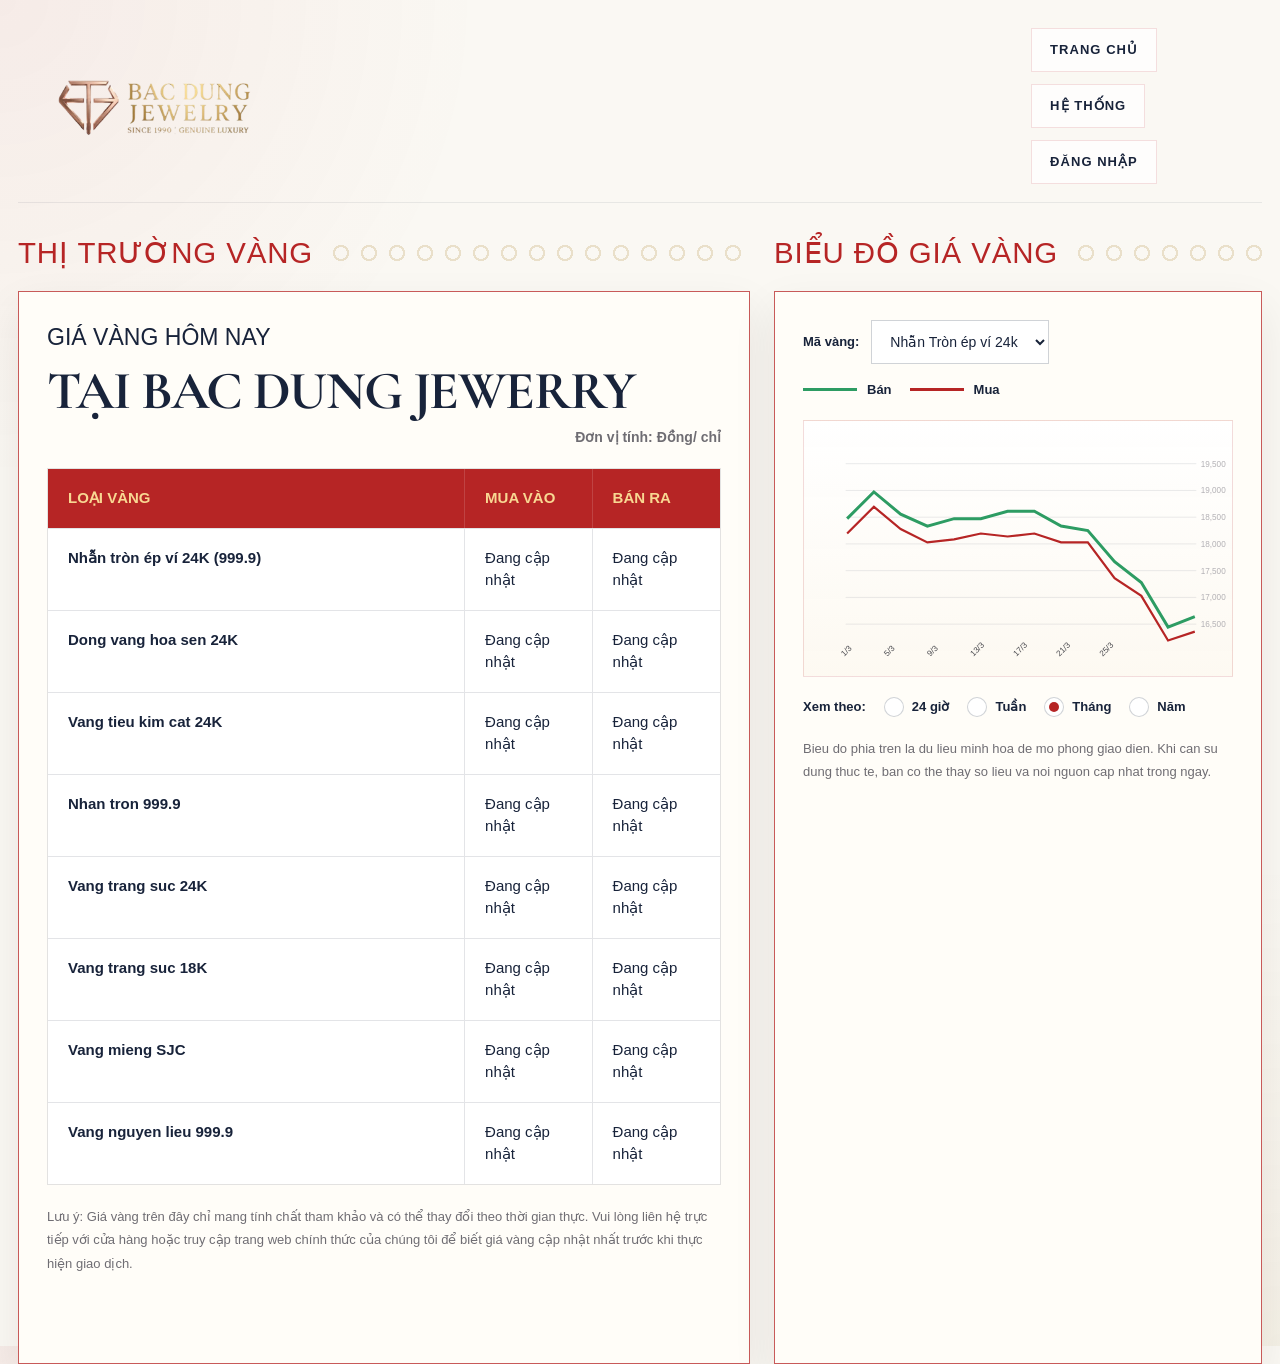
<file: html/gold-price.html>
<!DOCTYPE html>
<html lang="vi">

<head>
    <meta charset="UTF-8">
    <meta name="viewport" content="width=device-width, initial-scale=1.0">
    <title>BAC DUNG JEWERRY | Giá vàng</title>
    <link rel="preconnect" href="https://fonts.googleapis.com">
    <link rel="preconnect" href="https://fonts.gstatic.com" crossorigin>
    <link
        href="https://fonts.googleapis.com/css2?family=Cormorant+Garamond:wght@600;700&family=Manrope:wght@400;500;600;700;800&display=swap"
        rel="stylesheet">
    <link rel="stylesheet" href="../css/base.css">
    <link rel="stylesheet" href="../css/gold-price.css">
</head>

<body class="gold-market-page">
    <div class="gold-market-shell">
        <header class="gold-market-header">
            <a href="home.html" class="gold-market-brand">
                <img src="../images/logo.png" alt="BACDUNG JEWERRY">
            </a>

            <nav class="gold-market-nav" aria-label="Dieu huong trang gia vang">
                <a href="home.html">Trang chủ</a>
                <a href="index.html">Hệ thống</a>
                <a href="login.html">Đăng nhập</a>
            </nav>
        </header>

        <main class="gold-market-grid">
            <section class="gold-market-panel">
                <div class="gold-market-section-title">
                    <span>Thị trường vàng</span>
                    <div class="gold-market-ornament" aria-hidden="true"></div>
                </div>

                <div class="gold-market-box">
                    <div class="gold-market-box-header">
                        <p>Giá vàng hôm nay</p>
                        <h1>Tại BAC DUNG JEWERRY</h1>
                        <span class="gold-market-unit">Đơn vị tính: Đồng/ chỉ</span>
                    </div>

                    <div class="gold-market-table" role="table" aria-label="Bảng giá vàng tham khảo">
                        <div class="gold-market-table-head" role="row">
                            <span role="columnheader">Loại vàng</span>
                            <span role="columnheader">Mua vào</span>
                            <span role="columnheader">Bán ra</span>
                        </div>

                        <div class="gold-market-table-row" role="row">
                            <span role="cell">Nhẫn tròn ép ví 24K (999.9)</span>
                            <span role="cell">Đang cập nhật</span>
                            <span role="cell">Đang cập nhật</span>
                        </div>

                        <div class="gold-market-table-row" role="row">
                            <span role="cell">Dong vang hoa sen 24K</span>
                            <span role="cell">Đang cập nhật</span>
                            <span role="cell">Đang cập nhật</span>
                        </div>

                        <div class="gold-market-table-row" role="row">
                            <span role="cell">Vang tieu kim cat 24K</span>
                            <span role="cell">Đang cập nhật</span>
                            <span role="cell">Đang cập nhật</span>
                        </div>

                        <div class="gold-market-table-row" role="row">
                            <span role="cell">Nhan tron 999.9</span>
                            <span role="cell">Đang cập nhật</span>
                            <span role="cell">Đang cập nhật</span>
                        </div>

                        <div class="gold-market-table-row" role="row">
                            <span role="cell">Vang trang suc 24K</span>
                            <span role="cell">Đang cập nhật</span>
                            <span role="cell">Đang cập nhật</span>
                        </div>

                        <div class="gold-market-table-row" role="row">
                            <span role="cell">Vang trang suc 18K</span>
                            <span role="cell">Đang cập nhật</span>
                            <span role="cell">Đang cập nhật</span>
                        </div>

                        <div class="gold-market-table-row" role="row">
                            <span role="cell">Vang mieng SJC</span>
                            <span role="cell">Đang cập nhật</span>
                            <span role="cell">Đang cập nhật</span>
                        </div>

                        <div class="gold-market-table-row" role="row">
                            <span role="cell">Vang nguyen lieu 999.9</span>
                            <span role="cell">Đang cập nhật</span>
                            <span role="cell">Đang cập nhật</span>
                        </div>
                    </div>

                    <p class="gold-market-disclaimer">
                        Lưu ý: Giá vàng trên đây chỉ mang tính chất tham khảo và có thể thay đổi theo thời gian thực. Vui lòng liên hệ trực tiếp với cửa hàng hoặc truy cập trang web chính thức của chúng tôi để biết giá vàng cập nhật nhất trước khi thực hiện giao dịch.
                    </p>
                </div>
            </section>

            <section class="gold-market-panel">
                <div class="gold-market-section-title">
                    <span>Biểu đồ giá vàng</span>
                    <div class="gold-market-ornament" aria-hidden="true"></div>
                </div>

                <div class="gold-market-box">
                    <div class="gold-market-filter">
                        <div class="gold-market-filter-group">
                            <label for="goldTypeSelect">Mã vàng:</label>
                            <select id="goldTypeSelect" aria-label="Chon ma vang">
                                <option>Nhẫn Tròn ép ví 24k</option>
                                <option>Vàng 24K</option>
                                <option>Vàng 18K</option>
                                <option>Vàng cưới</option>
                            </select>
                        </div>

                        <div class="gold-market-legend" aria-label="Chu giai bieu do">
                            <span class="gold-market-legend-item">
                                <span class="gold-market-legend-line is-buy" aria-hidden="true"></span>
                                <span>Bán </span>
                            </span>
                            <span class="gold-market-legend-item">
                                <span class="gold-market-legend-line" aria-hidden="true"></span>
                                <span>Mua</span>
                            </span>
                        </div>
                    </div>

                    <div class="gold-market-chart-frame" aria-label="Bieu do gia vang minh hoa">
                        <svg viewBox="0 0 560 330" role="img" aria-label="Duong gia mua va ban minh hoa">
                            <rect x="0" y="0" width="560" height="330" fill="transparent"></rect>
                            <g stroke="rgba(24, 35, 58, 0.12)" stroke-width="1">
                                <line x1="48" y1="44" x2="520" y2="44"></line>
                                <line x1="48" y1="80" x2="520" y2="80"></line>
                                <line x1="48" y1="116" x2="520" y2="116"></line>
                                <line x1="48" y1="152" x2="520" y2="152"></line>
                                <line x1="48" y1="188" x2="520" y2="188"></line>
                                <line x1="48" y1="224" x2="520" y2="224"></line>
                                <line x1="48" y1="260" x2="520" y2="260"></line>
                            </g>

                            <polyline fill="none" stroke="#2d9c63" stroke-width="4"
                                points="50,118 86,82 122,112 158,128 194,118 230,118 266,108 302,108 338,128 374,134 410,176 446,204 482,264 518,250"></polyline>
                            <polyline fill="none" stroke="#b62525" stroke-width="3"
                                points="50,138 86,102 122,132 158,150 194,146 230,138 266,142 302,138 338,150 374,150 410,198 446,222 482,282 518,270"></polyline>

                            <g fill="#b3b1b5" font-size="11" font-family="Manrope, sans-serif">
                                <text x="526" y="48">19,500,000</text>
                                <text x="526" y="84">19,000,000</text>
                                <text x="526" y="120">18,500,000</text>
                                <text x="526" y="156">18,000,000</text>
                                <text x="526" y="192">17,500,000</text>
                                <text x="526" y="228">17,000,000</text>
                                <text x="526" y="264">16,500,000</text>
                            </g>

                            <g fill="#4a4a4f" font-size="11" font-family="Manrope, sans-serif">
                                <text transform="translate(46 304) rotate(-45)">1/3</text>
                                <text transform="translate(104 304) rotate(-45)">5/3</text>
                                <text transform="translate(162 304) rotate(-45)">9/3</text>
                                <text transform="translate(220 304) rotate(-45)">13/3</text>
                                <text transform="translate(278 304) rotate(-45)">17/3</text>
                                <text transform="translate(336 304) rotate(-45)">21/3</text>
                                <text transform="translate(394 304) rotate(-45)">25/3</text>
                            </g>
                        </svg>
                    </div>

                    <div class="gold-market-periods" aria-label="Che do xem bieu do">
                        <span>Xem theo:</span>
                        <span class="gold-market-period">
                            <span class="gold-market-period-dot" aria-hidden="true"></span>
                            <span>24 giờ</span>
                        </span>
                        <span class="gold-market-period">
                            <span class="gold-market-period-dot" aria-hidden="true"></span>
                            <span>Tuần</span>
                        </span>
                        <span class="gold-market-period is-active">
                            <span class="gold-market-period-dot" aria-hidden="true"></span>
                            <span>Tháng</span>
                        </span>
                        <span class="gold-market-period">
                            <span class="gold-market-period-dot" aria-hidden="true"></span>
                            <span>Năm</span>
                        </span>
                    </div>

                    <p class="gold-market-side-note">
                        Bieu do phia tren la du lieu minh hoa de mo phong giao dien. Khi can su dung thuc te, ban co the thay so lieu va noi nguon cap nhat trong ngay.
                    </p>
                </div>
            </section>
        </main>
    </div>
</body>

</html>
</file>
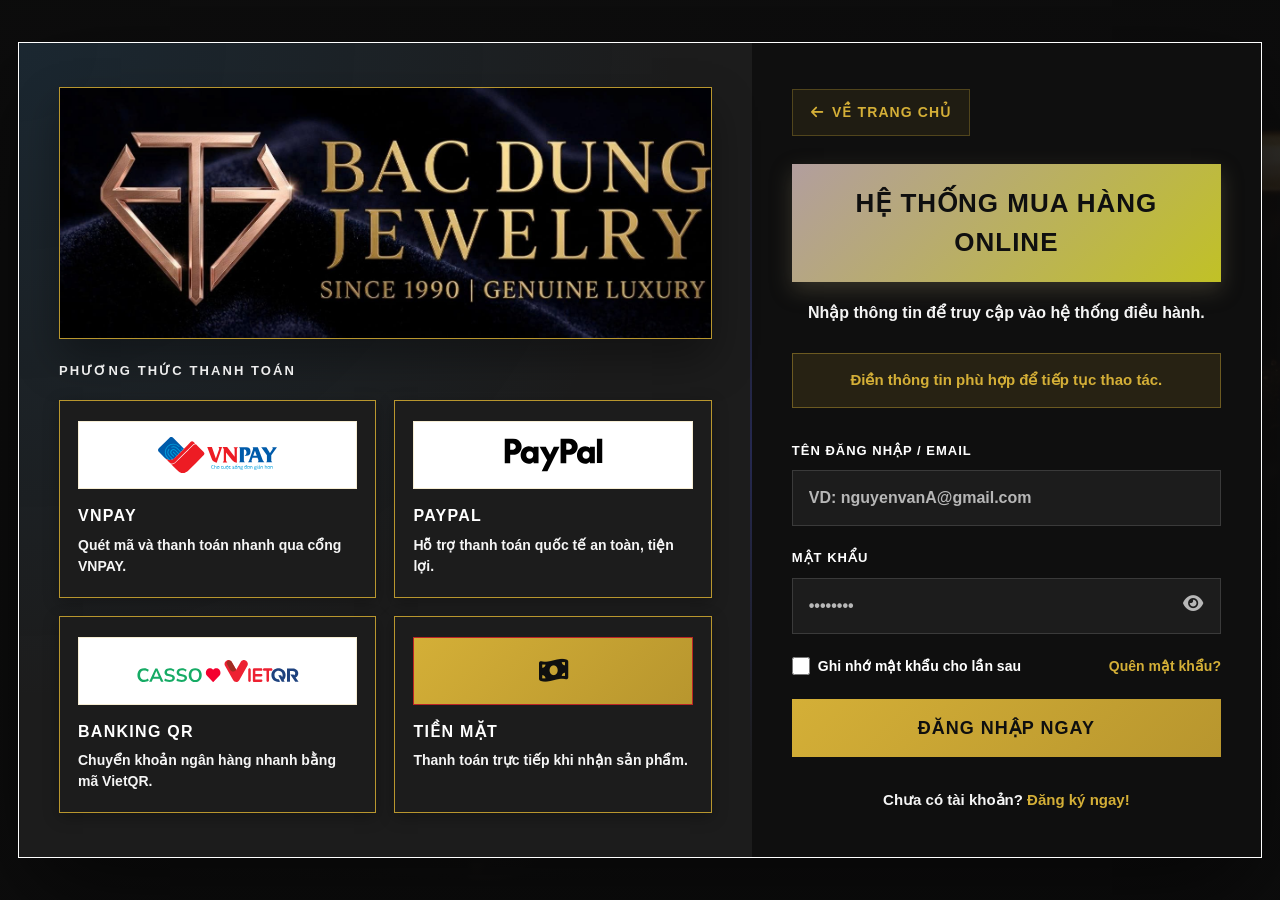
<file: html/login.html>
<!DOCTYPE html>
<html lang="vi">
<head>
    <meta charset="UTF-8">
    <meta name="viewport" content="width=device-width, initial-scale=1.0">
    <title>BACDUNG-JEWERRY</title>
    <link href="https://fonts.googleapis.com/css2?family=Inter:wght@400;600;700;800;900&display=swap" rel="stylesheet">
    <link rel="stylesheet" href="https://cdnjs.cloudflare.com/ajax/libs/font-awesome/6.4.0/css/all.min.css">
    <link rel="stylesheet" href="../css/base.css">
    <link rel="stylesheet" href="../css/login.css">
</head>
<body class="login-brand-background">
    <!-- Auth shell: promo panel (left) + login/register/forgot forms (right). -->
    <main class="login-layout-wrapper">
        <div class="login-grid fade-in-tactical">
            
            <aside class="login-promo-left">
                
                <img src="../images/logo2.png" class="video-hero" alt="Store Banner" onerror="this.onerror=null;this.src='../banner-home.svg';">

                <section class="payment-methods-box" aria-labelledby="paymentMethodsTitle">
                    <div class="payment-methods-header">
                        <p class="payment-methods-label">PHƯƠNG THỨC THANH TOÁN</p>
                    </div>

                    <div class="payment-methods-grid">
                        <article class="payment-method-card">
                            <div class="payment-method-logo">
                                <img src="../images/payment/vnpay.svg" alt="VNPAY" loading="lazy">
                            </div>
                            <div class="payment-method-copy">
                                <strong>VNPAY</strong>
                                <span>Quét mã và thanh toán nhanh qua cổng VNPAY.</span>
                            </div>
                        </article>

                        <article class="payment-method-card">
                            <div class="payment-method-logo">
                                <img src="../images/payment/paypal.svg" alt="PayPal" loading="lazy">
                            </div>
                            <div class="payment-method-copy">
                                <strong>PAYPAL</strong>
                                <span>Hỗ trợ thanh toán quốc tế an toàn, tiện lợi.</span>
                            </div>
                        </article>

                        <article class="payment-method-card">
                            <div class="payment-method-logo">
                                <img src="../images/payment/vietqr.svg" alt="VietQR Banking QR" loading="lazy">
                            </div>
                            <div class="payment-method-copy">
                                <strong>BANKING QR</strong>
                                <span>Chuyển khoản ngân hàng nhanh bằng mã VietQR.</span>
                            </div>
                        </article>

                        <article class="payment-method-card">
                            <div class="payment-method-logo payment-method-logo-cash">
                                <i class="fa-solid fa-money-bill-wave" aria-hidden="true"></i>
                            </div>
                            <div class="payment-method-copy">
                                <strong>TIỀN MẶT</strong>
                                <span>Thanh toán trực tiếp khi nhận sản phẩm.</span>
                            </div>
                        </article>
                    </div>
                </section>
            </aside>

            <section class="login-form-side">
                <div class="login-form-box">
                    <a href="home.html" class="login-back-home"><i class="fa-solid fa-arrow-left"></i> Về trang chủ</a>
                    
                    <div class="styled-title-block">
                        <h1 class="title">HỆ THỐNG MUA HÀNG ONLINE</h1>
                    </div>
                    <p class="login-desc-text">Nhập thông tin để truy cập vào hệ thống điều hành.</p>
                    
                    <div class="auth-feedback info" id="authFeedback">Điền thông tin phù hợp để tiếp tục thao tác.</div>

                    <div id="login-form" class="auth-form-container">
                        <form class="login-form" onsubmit="return login(event)">
                            <div class="form-group">
                                <label class="form-label" for="email">Tên đăng nhập / Email</label>
                                <input type="text" class="form-input" id="email" placeholder="VD: nguyenvanA@gmail.com" required autocomplete="username">
                            </div>
                            
                            <div class="form-group">
                                <label class="form-label" for="password">Mật khẩu</label>
                                <input type="password" class="form-input" id="password" placeholder="••••••••" required autocomplete="current-password">
                                <button type="button" class="password-toggle-btn" onclick="togglePasswordVisibility('password', 'passwordToggleIcon1')"><i class="fa-solid fa-eye" id="passwordToggleIcon1"></i></button>
                            </div>

                            <div class="form-meta">
                                <label class="remember-checkbox">
                                    <input type="checkbox"> Ghi nhớ mật khẩu cho lần sau
                                </label>
                                <a onclick="toggleForm('forgot-form')" class="forgot-pass">Quên mật khẩu?</a>
                            </div>

                            <button type="submit" class="login-btn">ĐĂNG NHẬP NGAY</button>

                            <div class="login-footer">
                                <span>Chưa có tài khoản? <a onclick="toggleForm('register-form')">Đăng ký ngay!</a></span>
                            </div>
                        </form>
                    </div>

                    <div id="register-form" class="auth-form-container hide-menu">
                        <form class="login-form" onsubmit="return register(event)">
                            <div class="form-group">
                                <label class="form-label" for="reg-name">Tên hiển thị (Nickname)</label>
                                <input type="text" class="form-input" id="reg-name" placeholder="Ví dụ: bac123" required>
                            </div>
                            <div class="form-group">
                                <label class="form-label" for="reg-email">Email liên hệ</label>
                                <input type="email" class="form-input" id="reg-email" placeholder="Email của bạn..." required>
                            </div>
                            <div class="form-group">
                                <label class="form-label" for="reg-password">Mật khẩu</label>
                                <input type="password" class="form-input" id="reg-password" placeholder="••••••••" required>
                                <button type="button" class="password-toggle-btn" onclick="togglePasswordVisibility('reg-password', 'passwordToggleIcon2')"><i class="fa-solid fa-eye" id="passwordToggleIcon2"></i></button>
                            </div>

                            <button type="submit" class="login-btn">TẠO TÀI KHOẢN</button>
                            
                            <div class="login-footer">
                                <a onclick="toggleForm('login-form')"><i class="fa-solid fa-arrow-left"></i> Trở lại trạm đăng nhập</a>
                            </div>
                        </form>
                    </div>

                    <div id="forgot-form" class="auth-form-container hide-menu">
                        <form class="login-form" onsubmit="return handleForgotPass(event)">
                            <div class="form-group">
                                <label class="form-label" for="forgot-email">Email đã đăng ký</label>
                                <input type="email" class="form-input" id="forgot-email" placeholder="Nhập email của bạn..." required>
                            </div>

                            <div id="forgotResultBox" class="hide-menu" style="background: rgba(212, 175, 55, 0.12); border: 1px solid #B8962E; padding: 15px; border-radius: 0; text-align: center; margin-bottom: 15px;">
                                <p style="color: #D4AF37; font-weight: 800; margin-bottom: 5px;">Hệ thống đã định vị tài khoản!</p>
                                <p style="color: #FFFFFF; font-size: 14px; font-weight: 800;">Mật khẩu của bạn là: <strong id="recoveredPassword" style="color: #D4AF37; font-size: 18px;"></strong></p>
                            </div>

                            <button type="submit" class="login-btn">TÌM LẠI MẬT KHẨU</button>
                            
                            <div class="login-footer">
                                <a onclick="toggleForm('login-form')"><i class="fa-solid fa-arrow-left"></i> Trở lại trạm đăng nhập</a>
                            </div>
                        </form>
                    </div>

                </div>
            </section>
            
        </div>
    </main>

    <script src="../js/database.js"></script>
    <script src="../js/auth.js"></script>
    <script>
        try {
            const currentUser = JSON.parse(localStorage.getItem('currentUser'));
            if (currentUser) {
                window.location.replace('index.html');
            }
        } catch (error) {
            // Ignore malformed localStorage state and let user stay on login page.
        }

        function togglePasswordVisibility(inputId, iconId) {
            const input = document.getElementById(inputId);
            const icon = document.getElementById(iconId);
            if (input.type === 'password') {
                input.type = 'text';
                icon.classList.remove('fa-eye');
                icon.classList.add('fa-eye-slash');
            } else {
                input.type = 'password';
                icon.classList.remove('fa-eye-slash');
                icon.classList.add('fa-eye');
            }
        }
    </script>
</body>
</html>
</file>
<file: css/base.css>
/* Base layer: reset + root tokens + shared primitive defaults. */
* {
    margin: 0; padding: 0; box-sizing: border-box;
    font-family: 'Segoe UI', Tahoma, Geneva, Verdana, sans-serif;
    list-style: none; text-decoration: none;
}
:root {
    --primary: #D4AF37;
    --bg-main: #000000;
    --bg-card: #1C1C1C;
    --bg-panel: #1C1C1C;
    --text-dark: #FFFFFF;
    --text-light: #FFFFFF;
    --text-muted: #F5F5F5;
    --border: #B8962E;
    --glow: rgba(212, 175, 55, 0.45);
    --danger: rgb(239, 68, 68);
    --success: rgb(34, 197, 94);
}
html { scroll-behavior: smooth; }
body {
    background:
        radial-gradient(circle at top right, rgb(0, 0, 0), transparent 30%),
        linear-gradient(180deg, #000000, #000000);
    color: var(--text-light);
    display: flex;
    min-height: 100vh;
    overflow-x: hidden;
    line-height: 1.5;
}
.hide-menu { display: none !important; }
input[type=number]::-webkit-inner-spin-button, 
input[type=number]::-webkit-outer-spin-button { -webkit-appearance: none; margin: 0; }
</file>
<file: css/gold-price.css>
:root {
    --gold-page-bg: #faf8f3;
    --gold-surface: #fffdf8;
    --gold-red: #b62525;
    --gold-red-deep: #8f1c1c;
    --gold-ink: #18233a;
    --gold-muted: #6f6d73;
    --gold-line: rgba(182, 37, 37, 0.18);
    --gold-soft: #efe1bf;
    --gold-green: #2d9c63;
    --gold-shadow: 0 18px 42px rgba(35, 23, 9, 0.08);
}

.gold-market-page {
    min-height: 100vh;
    margin: 0;
    background:
        radial-gradient(circle at top left, rgba(182, 37, 37, 0.06), transparent 26%),
        radial-gradient(circle at bottom right, rgba(182, 148, 74, 0.08), transparent 26%),
        var(--gold-page-bg);
    color: var(--gold-ink);
    font-family: "Manrope", sans-serif;
}

.gold-market-page *,
.gold-market-page *::before,
.gold-market-page *::after {
    box-sizing: border-box;
}

.gold-market-shell {
    width: min(calc(100% - 36px), 1540px);
    margin: 0 auto;
    padding: 28px 0 42px;
}

.gold-market-header {
    display: flex;
    align-items: center;
    justify-content: space-between;
    gap: 18px;
    margin-bottom: 28px;
    padding-bottom: 18px;
    border-bottom: 1px solid rgba(24, 35, 58, 0.08);
}

.gold-market-brand {
    display: inline-flex;
    align-items: center;
}

.gold-market-brand img {
    width: min(100%, 260px);
    height: auto;
    display: block;
}

.gold-market-nav {
    display: flex;
    align-items: center;
    gap: 12px;
    flex-wrap: wrap;
}

.gold-market-nav a {
    display: inline-flex;
    align-items: center;
    justify-content: center;
    min-height: 44px;
    padding: 0 18px;
    border: 1px solid rgba(182, 37, 37, 0.14);
    background: rgba(255, 255, 255, 0.76);
    color: var(--gold-ink);
    font-size: 13px;
    font-weight: 800;
    letter-spacing: 0.08em;
    text-transform: uppercase;
    text-decoration: none;
}

.gold-market-grid {
    display: grid;
    grid-template-columns: minmax(0, 1.5fr) minmax(0, 1fr);
    gap: 24px;
}

.gold-market-panel {
    display: flex;
    flex-direction: column;
    gap: 16px;
}

.gold-market-section-title {
    display: flex;
    align-items: center;
    gap: 14px;
    color: var(--gold-red);
    font-size: clamp(22px, 2.3vw, 30px);
    font-weight: 500;
    letter-spacing: 0.03em;
    text-transform: uppercase;
}

.gold-market-ornament {
    flex: 1;
    height: 20px;
    opacity: 0.7;
    background:
        radial-gradient(circle at center, transparent 6px, rgba(182, 148, 74, 0.35) 6px, rgba(182, 148, 74, 0.35) 8px, transparent 8px) left center / 28px 20px repeat-x;
}

.gold-market-box {
    display: flex;
    flex-direction: column;
    gap: 20px;
    min-height: 100%;
    padding: 28px;
    border: 1px solid rgba(182, 37, 37, 0.75);
    background: var(--gold-surface);
    box-shadow: var(--gold-shadow);
}

.gold-market-box-header {
    display: flex;
    flex-direction: column;
    gap: 10px;
}

.gold-market-box-header p,
.gold-market-box-header span {
    margin: 0;
}

.gold-market-box-header p {
    font-size: clamp(18px, 1.8vw, 26px);
    font-weight: 500;
    text-transform: uppercase;
}

.gold-market-box-header h1 {
    margin: 0;
    font-size: clamp(42px, 4.2vw, 60px);
    line-height: 0.98;
    letter-spacing: -0.03em;
    text-transform: uppercase;
    font-family: "Cormorant Garamond", serif;
}

.gold-market-unit {
    align-self: flex-end;
    color: var(--gold-muted);
    font-size: 14px;
    font-weight: 700;
}

.gold-market-table {
    display: grid;
    border: 1px solid rgba(24, 35, 58, 0.12);
    overflow: hidden;
}

.gold-market-table-head,
.gold-market-table-row {
    display: grid;
    grid-template-columns: minmax(260px, 1.8fr) repeat(2, minmax(0, 0.55fr));
}

.gold-market-table-head span {
    padding: 18px 20px;
    background: var(--gold-red);
    border-right: 1px solid rgba(255, 255, 255, 0.14);
    color: #f8d792;
    font-size: 15px;
    font-weight: 800;
    text-transform: uppercase;
}

.gold-market-table-head span:last-child {
    border-right: none;
}

.gold-market-table-row span {
    padding: 18px 20px;
    border-top: 1px solid rgba(24, 35, 58, 0.12);
    border-right: 1px solid rgba(24, 35, 58, 0.12);
    background: rgba(255, 255, 255, 0.95);
    font-size: 15px;
    line-height: 1.5;
}

.gold-market-table-row span:first-child {
    font-weight: 800;
}

.gold-market-table-row span:last-child {
    border-right: none;
}

.gold-market-disclaimer {
    margin: 0;
    color: var(--gold-muted);
    font-size: 13px;
    line-height: 1.8;
}

.gold-market-filter {
    display: flex;
    align-items: center;
    justify-content: space-between;
    gap: 16px;
    flex-wrap: wrap;
}

.gold-market-filter-group {
    display: flex;
    align-items: center;
    gap: 12px;
    flex-wrap: wrap;
}

.gold-market-filter label,
.gold-market-legend span,
.gold-market-periods span {
    font-size: 13px;
    font-weight: 700;
    color: var(--gold-ink);
}

.gold-market-filter select {
    min-height: 44px;
    padding: 0 14px;
    border: 1px solid rgba(24, 35, 58, 0.2);
    background: #fff;
    color: var(--gold-ink);
    font-size: 14px;
}

.gold-market-legend {
    display: flex;
    align-items: center;
    gap: 18px;
    flex-wrap: wrap;
}

.gold-market-legend-item {
    display: inline-flex;
    align-items: center;
    gap: 10px;
}

.gold-market-legend-line {
    width: 54px;
    height: 3px;
    background: var(--gold-red);
}

.gold-market-legend-line.is-buy {
    background: var(--gold-green);
}

.gold-market-chart-frame {
    padding: 10px 6px 0;
    border: 1px solid rgba(182, 37, 37, 0.16);
    background: linear-gradient(180deg, rgba(255, 255, 255, 0.98), rgba(253, 249, 241, 0.96));
}

.gold-market-chart-frame svg {
    width: 100%;
    height: auto;
    display: block;
}

.gold-market-periods {
    display: flex;
    align-items: center;
    justify-content: flex-start;
    gap: 18px;
    flex-wrap: wrap;
}

.gold-market-period {
    display: inline-flex;
    align-items: center;
    gap: 8px;
    color: var(--gold-ink);
    font-size: 14px;
}

.gold-market-period-dot {
    width: 20px;
    height: 20px;
    border-radius: 999px;
    border: 1px solid rgba(24, 35, 58, 0.2);
    background: #fff;
    position: relative;
}

.gold-market-period.is-active .gold-market-period-dot::after {
    content: "";
    position: absolute;
    inset: 4px;
    border-radius: 999px;
    background: var(--gold-red);
}

.gold-market-side-note {
    margin: 0;
    color: var(--gold-muted);
    font-size: 13px;
    line-height: 1.8;
}

@media (max-width: 1100px) {
    .gold-market-grid {
        grid-template-columns: 1fr;
    }
}

@media (max-width: 760px) {
    .gold-market-shell {
        width: min(calc(100% - 20px), 1540px);
        padding-top: 18px;
    }

    .gold-market-header {
        flex-direction: column;
        align-items: flex-start;
    }

    .gold-market-box {
        padding: 20px 16px;
    }

    .gold-market-table-head,
    .gold-market-table-row {
        grid-template-columns: 1fr;
    }

    .gold-market-table-row span,
    .gold-market-table-head span {
        border-right: none;
    }

    .gold-market-box-header h1 {
        font-size: clamp(34px, 9vw, 44px);
    }

    .gold-market-filter {
        align-items: flex-start;
        flex-direction: column;
    }
}
</file>
<file: css/login.css>
/* Login page layer: auth shell, form cards, and auth page responsiveness. */
.login-brand-background {
    background:
        linear-gradient(180deg, rgba(15, 15, 15, 0.84), rgba(15, 15, 15, 0.9)),
        url("../images/854fdabf-8092-4470-86eb-fd9358da5809.png") center center / cover no-repeat fixed;
}

.login-layout-wrapper {
    width: 100%;
    min-height: 100vh;
    height: auto;
    display: flex;
    justify-content: center;
    align-items: center;
    padding: 18px;
    font-family: 'Inter', sans-serif;
}

.login-grid {
    display: grid;
    grid-template-columns: 59% 41%;
    width: min(1320px, 100%);
    max-width: 1320px;
    min-height: 760px;
    background: #141414;
    border-radius: 0;
    overflow: hidden;
    border: 1px solid #ffffff;
    box-shadow: 0 40px 100px rgba(0, 0, 0, 0.55);
}

.login-promo-left {
    padding: 44px 40px;
    display: flex;
    flex-direction: column;
    justify-content: center;
    gap: 22px;
    background: radial-gradient(circle at top left, rgba(21, 90, 143, 0.18), transparent 60%), #1C1C1C;
    position: relative;
}

.login-promo-left::after {
    content: '';
    position: absolute;
    top: 10%;
    right: 0;
    width: 2px;
    height: 80%;
    background: linear-gradient(to bottom, transparent, #303890, transparent);
    opacity: 0.45;
}

.video-hero {
    width: 100%;
    height: 252px;
    object-fit: cover;
    background: #F5F5F5;
    border-radius: 0;
    border: 1px solid #B8962E;
    box-shadow: 0 20px 40px rgba(0, 0, 0, 0.35);
}

.payment-methods-box {
    display: flex;
    flex-direction: column;
    gap: 20px;
}

.payment-methods-header {
    display: flex;
    flex-direction: column;
    gap: 8px;
}

.payment-methods-label {
    margin: 0;
    color: #ededed;
    font-size: 13px;
    font-weight: 900;
    letter-spacing: 0.16em;
    text-transform: uppercase;
}

.payment-methods-grid {
    display: grid;
    grid-template-columns: repeat(2, minmax(0, 1fr));
    gap: 18px;
    align-items: stretch;
}

.payment-method-card {
    min-height: 152px;
    padding: 20px 18px;
    border-radius: 0;
    background: #1C1C1C;
    border: 1px solid #B8962E;
    transition: all 0.25s;
    display: flex;
    flex-direction: column;
    gap: 16px;
    box-shadow: 0 4px 15px rgba(0, 0, 0, 0.28);
}

.payment-method-card:hover {
    transform: translateY(-4px);
    border-color: #D4AF37;
    box-shadow: 0 12px 30px rgba(212, 175, 55, 0.2);
}

.payment-method-logo {
    min-height: 68px;
    padding: 14px 16px;
    display: flex;
    justify-content: center;
    align-items: center;
    border-radius: 0;
    background: #FFFFFF;
    border: 1px solid rgba(212, 175, 55, 0.22);
}

.payment-method-logo img {
    display: block;
    width: 100%;
    max-width: 164px;
    max-height: 36px;
    object-fit: contain;
}

.payment-method-logo-cash {
    background: linear-gradient(135deg, #D4AF37, #B8962E);
    border-color: #bc2525;
}

.payment-method-logo-cash i {
    color: #0F0F0F;
    font-size: 26px;
}

.payment-method-copy {
    display: flex;
    flex-direction: column;
    gap: 8px;
}

.payment-method-copy strong {
    font-size: 16px;
    font-weight: 900;
    color: #FFFFFF;
    line-height: 1.35;
    text-transform: uppercase;
    letter-spacing: 0.08em;
}

.payment-method-copy span {
    font-size: 14px;
    font-weight: 700;
    color: #F5F5F5;
    line-height: 1.5;
}

.login-form-side {
    padding: 44px 40px;
    display: grid;
    place-items: center;
    background: #0F0F0F;
}

.login-form-box {
    width: 100%;
    max-width: 470px;
    margin: 0 auto;
    display: flex;
    flex-direction: column;
    gap: 28px;
}

.login-back-home {
    display: inline-flex;
    align-items: center;
    gap: 8px;
    width: fit-content;
    padding: 12px 18px;
    border-radius: 0;
    border: 1px solid rgba(212, 175, 55, 0.28);
    background: rgba(212, 175, 55, 0.08);
    color: #D4AF37;
    font-size: 14px;
    font-weight: 900;
    text-transform: uppercase;
    letter-spacing: 0.08em;
}

.login-back-home:hover {
    text-decoration: none;
    background: rgba(212, 175, 55, 0.14);
}

.styled-title-block {
    background: linear-gradient(135deg, #b29e9e, #c1c126);
    padding: 20px 34px;
    border-radius: 0;
    text-align: center;
    width: 100%;
    margin: 0 auto;
    box-shadow: 0 8px 20px rgba(126, 117, 89, 0.35);
}

.styled-title-block .title {
    color: #0F0F0F;
    font-size: 26px;
    font-weight: 900;
    letter-spacing: 1px;
    margin: 0;
    text-transform: uppercase;
}

.login-desc-text {
    color: #F5F5F5;
    font-size: 16px;
    line-height: 1.6;
    font-weight: 700;
    text-align: center;
    margin-top: -10px;
}

.login-form {
    display: flex;
    flex-direction: column;
    gap: 22px;
}

.form-group {
    display: flex;
    flex-direction: column;
    gap: 10px;
    position: relative;
}

.form-label {
    font-size: 13px;
    font-weight: 900;
    color: #FFFFFF;
    text-transform: uppercase;
    letter-spacing: 1px;
}

.form-input {
    width: 100%;
    min-height: 56px;
    padding: 16px;
    border-radius: 0;
    border: 1px solid #3A3A3A;
    background: #1C1C1C;
    color: #FFFFFF;
    font-size: 16px;
    font-weight: 800;
    transition: all 0.2s;
}

.form-input:focus {
    border-color: #D4AF37;
    box-shadow: 0 0 0 3px rgba(212, 175, 55, 0.2);
    outline: none;
}

.form-input::placeholder {
    color: #B7B7B7;
    opacity: 1;
    font-weight: 700;
}

.form-meta {
    display: flex;
    justify-content: space-between;
    align-items: center;
    font-size: 14px;
}

.remember-checkbox {
    display: flex;
    align-items: center;
    gap: 8px;
    color: #FFFFFF;
    font-weight: 800;
    cursor: pointer;
    font-size: 14px;
}

.remember-checkbox input {
    accent-color: #606060;
    width: 18px;
    height: 18px;
    border-radius: 0;
}

.forgot-pass {
    color: #D4AF37;
    font-weight: 900;
    text-decoration: none;
    cursor: pointer;
    font-size: 14px;
}

.forgot-pass:hover {
    text-decoration: underline;
}

.login-btn {
    width: 100%;
    min-height: 58px;
    padding: 0 28px;
    border-radius: 0;
    border: none;
    background: linear-gradient(135deg, #D4AF37, #B8962E);
    color: #0F0F0F;
    font-size: 18px;
    font-weight: 900;
    cursor: pointer;
    letter-spacing: 1px;
    text-transform: uppercase;
    transition: all 0.2s;
}

.login-btn:hover {
    transform: translateY(-2px);
    box-shadow: 0 10px 20px rgba(212, 175, 55, 0.28);
}

.login-footer {
    text-align: center;
    color: #F5F5F5;
    font-size: 15px;
    font-weight: 800;
    display: flex;
    flex-direction: column;
    gap: 14px;
    margin-top: 10px;
}

.login-footer a {
    color: #D4AF37;
    font-weight: 900;
    text-decoration: none;
    cursor: pointer;
}

.login-footer a:hover {
    text-decoration: underline;
}

.password-toggle-btn {
    position: absolute;
    right: 18px;
    top: 46px;
    background: transparent;
    border: none;
    color: #B7B7B7;
    cursor: pointer;
    font-size: 18px;
    padding: 0;
}

.password-toggle-btn:hover {
    color: #D4AF37;
}

.auth-feedback {
    text-align: center;
    font-size: 15px;
    font-weight: 800;
    padding: 15px 16px;
    border-radius: 0;
    margin-bottom: 5px;
}

.auth-feedback.error {
    background: rgba(239, 68, 68, 0.1);
    color: rgb(220, 38, 38);
}

.auth-feedback.success {
    background: rgba(34, 197, 94, 0.1);
    color: rgb(22, 163, 74);
}

.auth-feedback.info {
    background: rgba(212, 175, 55, 0.12);
    color: #D4AF37;
    border: 1px solid rgba(212, 175, 55, 0.4);
}

.hide-menu {
    display: none !important;
}

@media (max-width: 960px) {
    .login-grid {
        grid-template-columns: 1fr;
        min-height: auto;
    }

    .login-promo-left {
        display: none;
    }

    .login-form-side {
        padding: 40px;
    }

    .login-form-box {
        max-width: 100%;
    }
}
</file>
